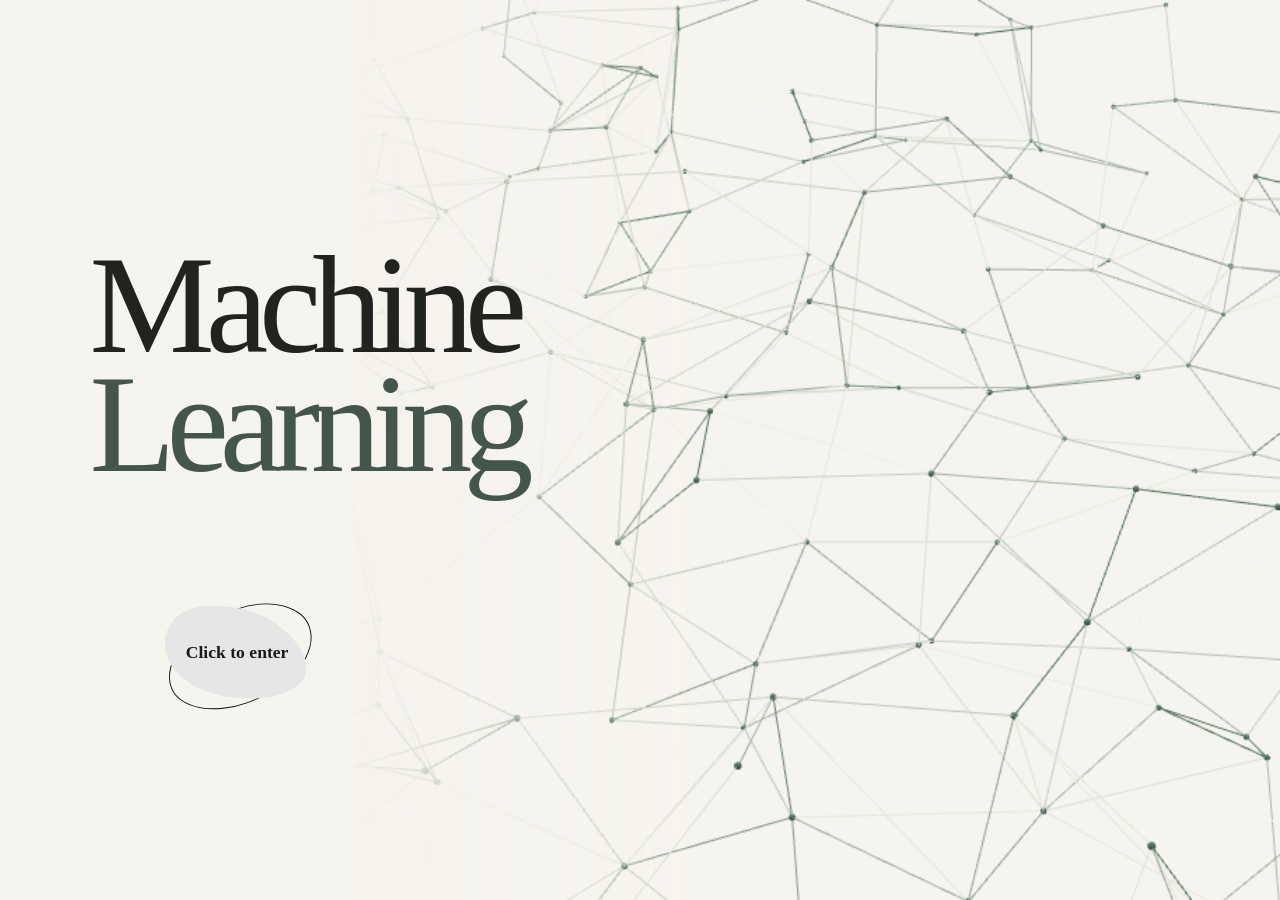
<file: index.html>
<!doctype html>
<html lang="zh-CN">
<head>
  <meta charset="utf-8">
  <meta name="viewport" content="width=device-width, initial-scale=1">
  <meta name="theme-color" content="#f6f4ee">
  <title>Machine Learning</title>
  <style>
    :root {
      color-scheme: light;
      font-family: "Segoe UI", "Microsoft YaHei", sans-serif;
      color: #212320;
      background: #f6f4ee;
    }

    * { box-sizing: border-box; }
    body { margin: 0; }

    .stage {
      position: relative;
      isolation: isolate;
      display: grid;
      align-items: center;
      min-height: 100svh;
      overflow: hidden;
      padding: clamp(24px, 7vw, 112px);
      color: inherit;
      text-decoration: none;
    }

    .stage:focus-visible { outline: 3px solid #41574b; outline-offset: -6px; }

    .field {
      position: absolute;
      z-index: -2;
      inset: 0 0 0 27%;
      pointer-events: none;
      background:
        radial-gradient(ellipse at 75% 55%, #deded1 0, transparent 68%),
        radial-gradient(circle, #7a837a 1px, transparent 1.5px) 50% 50% / 25px 25px;
      mask-image: linear-gradient(90deg, transparent, #000 38%);
    }

    .copy { position: relative; max-width: max-content; }

    h1 {
      margin: 0;
      font: 400 clamp(4.2rem, 11vw, 10.4rem)/.85 Georgia, serif;
      letter-spacing: -.065em;
    }

    h1 span { display: block; color: #44554b; }

    /* Codrops ButtonHoverStyles #07 Janus (MIT); see cover-assets/codrops-LICENSE.txt. */
    .enter { position: relative; top: clamp(44px, 7svh, 64px); left: clamp(24px, 5vw, 72px); transform: scale(.88); transform-origin: center; display: grid; place-items: center; isolation: isolate; margin-top: clamp(32px, 4vw, 52px); font-size: 20px; text-align: center; }
    .enter::before, .enter::after { position: absolute; top: 0; left: 0; width: 100%; height: 100%; }
.enter {
	font-family: Georgia, serif;
	font-weight: 900;
	width: 175px;
	height: 120px;
	color: #fff;
	background: none;
}

.enter::before {
	content: '';
	background: #e6e6e6;
	-webkit-clip-path: path("M154.5,88.5 C131,113.5 62.5,110 30,89.5 C-2.5,69 -3.5,42 4.5,25.5 C12.5,9 33.5,-6 85,3.5 C136.5,13 178,63.5 154.5,88.5 Z");
	clip-path: path("M154.5,88.5 C131,113.5 62.5,110 30,89.5 C-2.5,69 -3.5,42 4.5,25.5 C12.5,9 33.5,-6 85,3.5 C136.5,13 178,63.5 154.5,88.5 Z");
	transition: clip-path 0.5s cubic-bezier(0.585, 2.5, 0.645, 0.55), -webkit-clip-path 0.5s cubic-bezier(0.585, 2.5, 0.645, 0.55), background 0.5s ease;
}

.enter:is(:hover, .stage:focus-visible .enter)::before {
	background: #000;
	-webkit-clip-path: path("M143,77 C117,96 74,100.5 45.5,91.5 C17,82.5 -10.5,57 5.5,31.5 C21.5,6 79,-5.5 130.5,4 C182,13.5 169,58 143,77 Z");
	clip-path: path("M143,77 C117,96 74,100.5 45.5,91.5 C17,82.5 -10.5,57 5.5,31.5 C21.5,6 79,-5.5 130.5,4 C182,13.5 169,58 143,77 Z");
}

.enter::after {
	content: '';
	height: 86%;
	width: 97%;
	top: 5%;
	border-radius: 58% 42% 55% 45% / 56% 45% 55% 44%;
	border: 1px solid #000;
	transform: rotate(-20deg);
	z-index: -1;
	transition: transform 0.5s cubic-bezier(0.585, 2.5, 0.645, 0.55);
}

.enter:is(:hover, .stage:focus-visible .enter)::after {
	transform: translate3d(0,-5px,0);
}

.enter span {
	display: block;
	transition: transform 0.3s ease;
	mix-blend-mode: difference;
}

.enter:is(:hover, .stage:focus-visible .enter) span {
	transform: translate3d(0,-10px,0);
}

    .enter > span { position: relative; padding-bottom: 14px; padding-right: 10px; }
    @media (prefers-reduced-motion: reduce) { .enter::before, .enter::after, .enter span { transition: none; } }

    @media (max-width: 660px) {
      .stage { align-items: start; padding-top: clamp(116px, 23svh, 215px); }
      .field {
        inset: 48% 0 0;
        mask-image: linear-gradient(180deg, transparent, #000 65%);
      }
      h1 { font-size: clamp(3.9rem, 15.5vw, 6.5rem); }
    }
  </style>
</head>
<body>
  <main>
    <a class="stage" id="entry" href="./home.html" aria-label="Click to enter">
      <div class="field" id="network" aria-hidden="true"></div>
      <div class="copy">
        <h1 lang="en">Machine <span>Learning</span></h1>
        <span class="enter" lang="en"><span>Click to enter</span></span>
      </div>
    </a>
  </main>
  <!-- Vanta NET and three.js are MIT-licensed. See cover-assets for the notices. -->
  <script src="./cover-assets/three-r134.min.js"></script>
  <script src="./cover-assets/vanta-net-0.5.24.min.js"></script>
  <script src="./cover-dissolve.js"></script>
  <script>
    const entry = document.getElementById("entry");
    const navigationKeys = new Set(["Tab", "Shift", "Control", "Alt", "Meta"]);
    const reducedMotion = matchMedia("(prefers-reduced-motion: reduce)");
    let network;
    let leaving = false;

    function syncNetwork() {
      if (reducedMotion.matches) {
        network?.destroy();
        network = undefined;
      } else if (!network && window.VANTA?.NET && window.THREE) {
        network = VANTA.NET({
          el: "#network",
          THREE: window.THREE,
          color: 0x516f5e,
          backgroundColor: 0xf6f4ee,
          points: 12,
          maxDistance: 21,
          spacing: 16,
          mouseControls: true,
          touchControls: true,
          gyroControls: false,
          scale: 1.4,
          scaleMobile: 1.7,
        });
      }
    }

    entry.addEventListener("click", (event) => {
      if (event.button !== 0 || event.ctrlKey || event.metaKey || event.altKey || event.shiftKey) return;
      if (!window.coverDissolve) return;

      event.preventDefault();
      if (leaving) return;
      leaving = true;
      try { sessionStorage.setItem('cover-pointer', JSON.stringify({x:event.clientX / innerWidth,y:event.clientY / innerHeight,time:Date.now()})); } catch {}
      window.coverDissolve(entry.href);
    });

    document.addEventListener("keydown", (event) => {
      if (event.isComposing || event.ctrlKey || event.metaKey || event.altKey ||
          navigationKeys.has(event.key)) return;
      event.preventDefault();
      entry.click();
    });

    window.addEventListener("pageshow", (event) => {
      if (!event.persisted) return;
      document.querySelector("[data-cover-dissolve]")?.remove();
      leaving = false;
    });

    syncNetwork();
    reducedMotion.addEventListener("change", syncNetwork);
  </script>
</body>
</html>
</file>
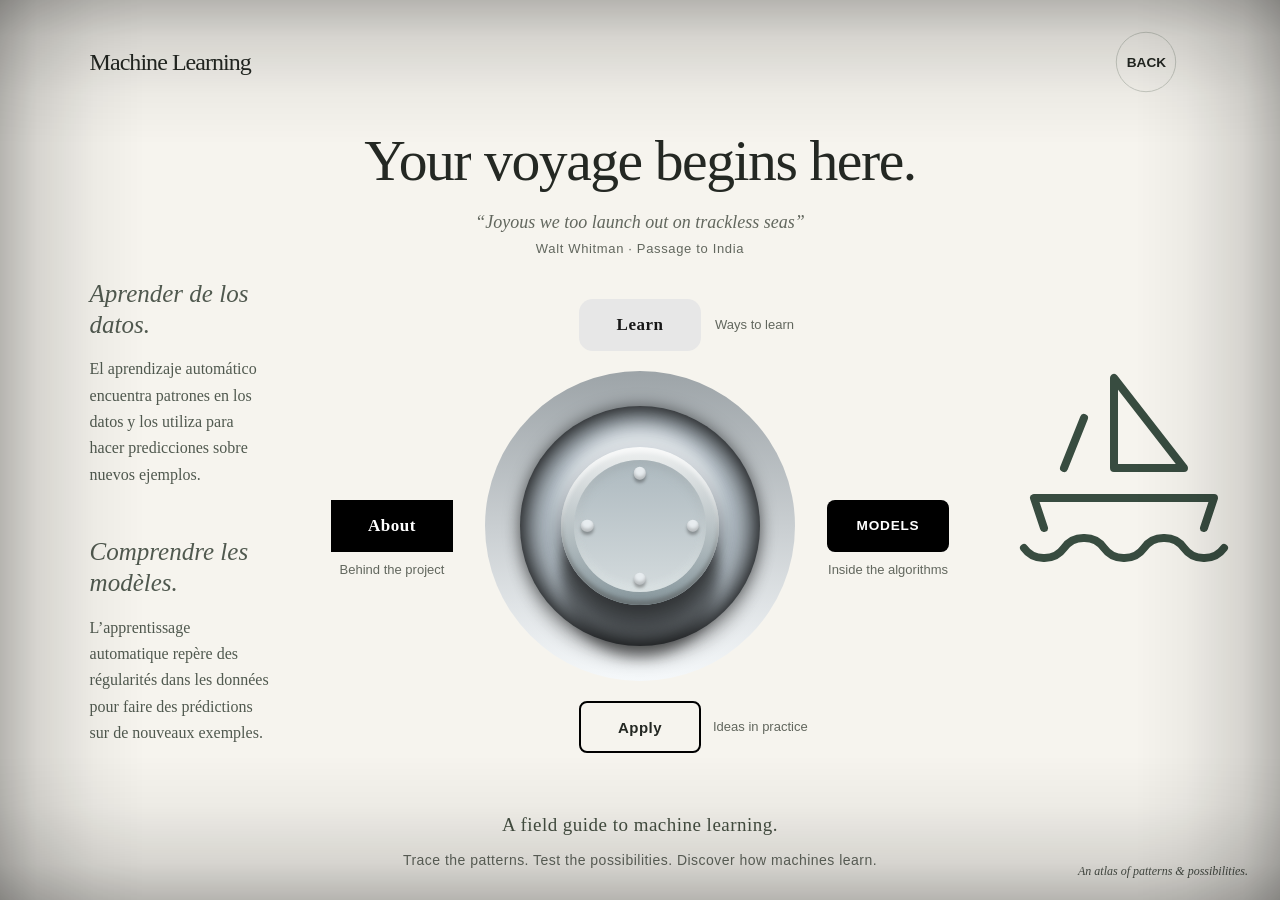
<file: home.html>
<!doctype html>
<html lang="zh-CN">
<head>
<meta charset="utf-8"><meta name="viewport" content="width=device-width,initial-scale=1">
<meta name="theme-color" content="#f6f4ee"><title>Machine Learning</title>
<link rel="icon" href="./ml-favicon-option-3.png">
<style>
:root{color-scheme:light;background:#f6f4ee;color:#242823;font-family:"Segoe UI","Microsoft YaHei",sans-serif}*{box-sizing:border-box}body{margin:0}a{color:inherit;text-decoration:none}a:focus-visible{outline:2px solid #445b4a;outline-offset:9px}::selection{background:#d4ddcf} .shell{max-width:1600px;margin:auto;min-height:100svh;padding:36px clamp(24px,7vw,112px);display:flex;flex-direction:column}header{display:flex;align-items:center;justify-content:space-between;gap:24px}.wordmark{font:24px Georgia,serif;letter-spacing:-.04em}.back{font-size:13px;color:#62675e;padding:10px 0}.back:hover{color:#242823}main{flex:1;display:flex;flex-direction:column;justify-content:center;padding:72px 0 88px}h1{font-size:clamp(26px,3vw,42px);font-weight:400;letter-spacing:.02em;margin:0 0 clamp(42px,7vh,72px)}.menu{display:grid;grid-template-columns:1fr 1fr;column-gap:clamp(40px,9vw,140px)}.entry{display:flex;align-items:center;justify-content:space-between;gap:20px;min-height:145px;border-top:1px solid #cfd1c7;font-size:clamp(30px,4vw,56px);font-weight:400;letter-spacing:.04em}.entry:nth-last-child(-n+2){border-bottom:1px solid #cfd1c7}.entry .label{transition:transform .35s cubic-bezier(.16,1,.3,1)}.entry svg{width:32px;height:32px;flex:none;stroke-width:1.2;transition:transform .35s cubic-bezier(.16,1,.3,1)}.entry:hover .label{transform:translateY(-4px)}.entry:hover svg{transform:translate(5px,-5px)}.entry:hover{color:#52664f}.entry.featured{color:#476147}.entry.featured svg{color:#476147}footer{display:flex;justify-content:space-between;color:#6a7065;font-size:12px;letter-spacing:.04em}.detail p{color:#62675e;font-size:16px;line-height:1.8}.detail h1{margin-bottom:24px}.detail .return{display:inline-block;margin-top:32px;border-bottom:1px solid #596b53;padding-bottom:6px}.detail{max-width:800px}.detail[hidden],.home[hidden]{display:none}
@media(min-width:1100px){.entry{min-height:170px}}@media(max-width:660px){.shell{padding:24px}.wordmark{font-size:21px}main{padding:64px 0}.menu{grid-template-columns:1fr}.entry{font-size:32px;min-height:102px}.entry:nth-last-child(-n+2){border-bottom:0}.entry:last-child{border-bottom:1px solid #cfd1c7}.entry svg{width:26px;height:26px}h1{font-size:27px;margin-bottom:36px}footer{font-size:11px}}@media(prefers-reduced-motion:reduce){.entry .label,.entry svg{transition:none}}
</style>
<link rel="stylesheet" href="./joystick.css">
<link rel="stylesheet" href="./navigation-refinement.css">
<link rel="stylesheet" href="./home-details.css">
</head>
<body><script src="./cover-dissolve.js"></script><div class="shell">
<header><a class="wordmark" href="./home.html" lang="en">Machine Learning</a><a class="back button--fenrir" href="./index.html" aria-label="返回封面"><svg aria-hidden="true" class="progress" viewBox="0 0 70 70"><circle class="progress__circle" cx="35" cy="35" r="32.5"/><circle class="progress__path" cx="35" cy="35" r="32.5" pathLength="1"/></svg><span>Back</span></a></header>
<main>
<section class="home" aria-label="学习导航"><h1 lang="en"><span class="title-word"><span style="--i:0">Your</span></span> <span class="title-word"><span style="--i:1">voyage</span></span> <span class="title-word"><span style="--i:2">begins</span></span> <span class="title-word"><span style="--i:3">here.</span></span></h1><p class="voyage-quote" lang="en">“Joyous we too launch out on trackless seas”<a href="https://web.english.upenn.edu/~cavitch/pdf-library/Whitman_Leaves_1891_92_edition.pdf" target="_blank" rel="noopener">Walt Whitman · Passage to India</a></p><aside class="language-notes" aria-label="机器学习简介"><section lang="es"><h2>Aprender de los datos.</h2><p>El aprendizaje automático encuentra patrones en los datos y los utiliza para hacer predicciones sobre nuevos ejemplos.</p></section><section lang="fr"><h2>Comprendre les modèles.</h2><p>L’apprentissage automatique repère des régularités dans les données pour faire des prédictions sur de nouveaux exemples.</p></section></aside><figure class="neural-mark sailing-mark"><svg
  xmlns="http://www.w3.org/2000/svg"
  width="280"
  height="280"
  viewBox="0 0 24 26" role="img" aria-label="漂浮在海浪上的帆船"
  fill="none"
  stroke="currentColor"
  stroke-width=".8"
  stroke-linecap="round"
  stroke-linejoin="round"
>
<g class="boat-waves"><path d="M2 20a2.4 2.4 0 0 0 2 1a2.4 2.4 0 0 0 2 -1a2.4 2.4 0 0 1 2 -1a2.4 2.4 0 0 1 2 1a2.4 2.4 0 0 0 2 1a2.4 2.4 0 0 0 2 -1a2.4 2.4 0 0 1 2 -1a2.4 2.4 0 0 1 2 1a2.4 2.4 0 0 0 2 1a2.4 2.4 0 0 0 2 -1" /></g><g class="boat-hull"><path d="M4 18l-1 -3h18l-1 3" /><path d="M11 12h7l-7 -9v9" /><path d="M8 7l-2 5" /></g></svg></figure><nav class="row" aria-label="方向导航"><div class="container"><div class="around" aria-hidden="true"><div class="handle"><div class="button-wrapper"><div class="inside"><i class="dot"></i><i class="dot"></i><i class="dot"></i><i class="dot"></i></div></div></div></div><a class="direction t1 button--bestia" href="?page=learning" lang="en" aria-label="Learn · 学习方式"><i class="button__bg" aria-hidden="true"></i><span>Learn</span><small>Ways to learn</small></a><a class="direction t2 model-link" href="?page=models" lang="en" aria-label="Models · 常见模型"><span class="model-effect"><span>Models</span></span><small>Inside the algorithms</small></a><a class="direction t4 button--pallene" href="?page=applications" lang="en" aria-label="Apply · 实际应用"><span>Apply</span><small>Ideas in practice</small></a><a class="direction t3 button--anthe" href="?page=about" lang="en" aria-label="About · 关于我们"><span>About</span><small>Behind the project</small></a><div class="pad"><a class="t1" href="?page=learning" tabindex="-1" aria-label="Learn"></a><a class="t2" href="?page=models" tabindex="-1" aria-label="Models"></a><a class="t4" href="?page=applications" tabindex="-1" aria-label="Apply"></a><a class="t3" href="?page=about" tabindex="-1" aria-label="About"></a></div></div></nav></section>
<section class="detail" hidden><h1 id="page-title"></h1><p id="page-note"></p><a class="return" href="./home.html">返回主页</a></section>
</main><footer><p lang="en">A field guide to machine learning.<br><span>Trace the patterns. Test the possibilities. Discover how machines learn.</span></p></footer><p class="corner-note" lang="en">An atlas of patterns &amp; possibilities.</p>
</div>
<script>
const pages={learning:['学习方式','栏目预览 · 内容将在下一步完善。'],models:['随机森林','模型页面预览 · 交互实验将在下一步制作。'],applications:['实际应用','栏目预览 · 内容将在下一步完善。'],about:['关于我们','页面预览 · 网站介绍将在下一步完善。']};
const page=pages[new URLSearchParams(location.search).get('page')];if(page){document.querySelector('.home').hidden=true;document.querySelector('.detail').hidden=false;document.getElementById('page-title').textContent=page[0];document.getElementById('page-note').textContent=page[1];document.title=page[0]+' · Machine Learning';}
</script><script src="./joystick-motion.js"></script><script src="./edge-frame.js"></script></body></html>
</file>
<file: joystick.css>
/* Joystick CSS supplied by user; original design credited to GreyD097 on Uiverse. */
.row {
  width: 100%;
  height: 100%;
  display: flex;
  justify-content: center;
  align-items: center;
}

.container {
  position: relative;

  .around {
    width: 200px;
    height: 200px;
    display: flex;
    justify-content: center;
    align-items: center;
    border-radius: 50%;
    background-image: linear-gradient(0, #f5f8fa, #9da4a8);

    .handle {
      width: 155px;
      height: 155px;
      display: flex;
      justify-content: center;
      align-items: center;
      border-radius: 50%;
      background: #c5d1da;
      box-shadow:
        0 0 10px rgba(0, 0, 0, 0.5),
        0 10px 10px rgba(0, 0, 0, 0.2),
        inset 0 0 16px rgba(0, 0, 0, 0.85),
        inset 0 0 24px rgba(0, 0, 0, 0.75),
        inset 0 0 48px rgba(0, 0, 0, 0.2);
      perspective: 300px;

      .button-wrapper {
        width: 102px;
        height: 102px;
        display: flex;
        justify-content: center;
        align-items: center;
        border-radius: 50%;
        background-image: linear-gradient(0, #86969c, #eff1f1);
        box-shadow:
          0 9px 14px rgba(0, 0, 0, 0.5),
          0 19px 8px -2px rgba(0, 0, 0, 0.2),
          0 33px 8px rgba(0, 0, 0, 0.4),
          0 -12px 10px rgba(255, 255, 255, 0.5),
          inset 0 3px 3px rgba(255, 255, 255, 0.6),
          inset 0 -3px 3px rgba(89, 91, 92, 0.6);
        transition: 0.25s ease-out;

        .inside {
          position: relative;
          width: 85px;
          height: 85px;
          border-radius: 50%;
          background-image: linear-gradient(180deg, #adb9bf, #d4dbdd);
          box-shadow:
            inset 0 3px 6px rgba(152, 160, 163, 0.4),
            inset 0 -3px 6px rgba(238, 244, 246, 0.4);

          .dot {
            position: absolute;
            transform: translate(-50%, -50%);
            width: 8px;
            height: 8px;
            border-radius: 50%;
            background: #e7ecef;
            box-shadow:
              0 2px 2px rgba(0, 0, 0, 0.3),
              inset 0 -2px 2px rgba(0, 0, 0, 0.2);

            &:nth-child(1) {
              left: 50%;
              top: 10%;
            }
            &:nth-child(2) {
              left: 90%;
              top: 50%;
            }
            &:nth-child(3) {
              left: 50%;
              top: 90%;
            }
            &:nth-child(4) {
              left: 10%;
              top: 50%;
            }
          }
        }
      }
    }
  }

  .icon {
    position: absolute;
    transform: translate(-50%, -50%);
    width: 30px;
    fill: #b4b9bd;
    filter: drop-shadow(1px 1px 1px #f4f4f4);

    &:nth-child(2) {
      top: -12%;
      left: 50%;
    }
    &:nth-child(3) {
      top: 50%;
      left: 112%;
    }
    &:nth-child(4) {
      top: 112%;
      left: 50%;
    }
    &:nth-child(5) {
      top: 50%;
      left: -12%;
    }
  }

  .icon.active {
    fill: #e3a560;
    filter: brightness(0.9) drop-shadow(0 0 2px #e3a15b)
      drop-shadow(0 0 1px #fff);
  }
}

.touch {
  position: absolute;
  display: flex;
  flex-wrap: wrap;
  z-index: 999;
  width: 600px;
  height: 600px;
  transform: rotate(45deg);

  .t {
    width: 300px;
    height: 300px;
  }
}

.row:has(.t1:hover) {
  .button-wrapper {
    transform-style: preserve-3d;
    transform: translate(0, -5px) rotateX(8deg);
    box-shadow:
      0 7px 14px rgba(0, 0, 0, 0.5),
      0 14px 8px -5px rgba(0, 0, 0, 0.3),
      0 24px 8px rgba(0, 0, 0, 0.4),
      0 -6px 10px rgba(255, 255, 255, 0.5),
      inset 0 3px 3px rgba(255, 255, 255, 0.6),
      inset 0 -3px 3px rgba(89, 91, 92, 0.6) !important;
  }

  .icon:nth-child(2) {
    fill: #eaa75d;
    filter: brightness(0.9) drop-shadow(0 0 2px #f1b475)
      drop-shadow(0 0 1px #fff);
  }
}

.row:has(.t2:hover) {
  .button-wrapper {
    transform-style: preserve-3d;
    transform: translate(5px, 0) rotateY(8deg);
    box-shadow:
      2px 9px 14px rgba(0, 0, 0, 0.4),
      2px 19px 8px -2px rgba(0, 0, 0, 0.2),
      2px 30px 8px rgba(0, 0, 0, 0.3),
      -6px -14px 10px rgba(255, 255, 255, 0.5),
      inset 0 3px 3px rgba(255, 255, 255, 0.6),
      inset 0 -3px 3px rgba(89, 91, 92, 0.6) !important;
  }

  .icon:nth-child(3) {
    fill: #e3a560;
    filter: brightness(0.9) drop-shadow(0 0 2px #e3a15b)
      drop-shadow(0 0 1px #fff);
  }
}

.row:has(.t3:hover) {
  .button-wrapper {
    transform-style: preserve-3d;
    transform: translate(-5px, 0) rotateY(-8deg);
    box-shadow:
      -2px 9px 14px rgba(0, 0, 0, 0.4),
      -2px 19px 8px -2px rgba(0, 0, 0, 0.2),
      -2px 30px 8px rgba(0, 0, 0, 0.3),
      6px -14px 10px rgba(255, 255, 255, 0.5),
      inset 0 3px 3px rgba(255, 255, 255, 0.6),
      inset 0 -3px 3px rgba(89, 91, 92, 0.6) !important;
  }

  .icon:nth-child(5) {
    fill: #e3a560;
    filter: brightness(0.9) drop-shadow(0 0 2px #e3a15b)
      drop-shadow(0 0 1px #fff);
  }
}

.row:has(.t4:hover) {
  .button-wrapper {
    transform-style: preserve-3d;
    transform: translate(0, 5px) rotateX(-8deg);
    box-shadow:
      0 5px 14px rgba(0, 0, 0, 0.6),
      0 19px 8px -2px rgba(0, 0, 0, 0.3),
      0 34px 8px rgba(0, 0, 0, 0.4),
      0 -14px 10px rgba(255, 255, 255, 0.65),
      inset 0 3px 3px rgba(255, 255, 255, 0.6),
      inset 0 -3px 3px rgba(89, 91, 92, 0.6) !important;
  }

  .icon:nth-child(4) {
    fill: #e3a560;
    filter: brightness(0.9) drop-shadow(0 0 2px #e3a15b)
      drop-shadow(0 0 1px #fff);
  }
}

/* Navigation integration: retain the supplied material and directional motion. */
.home h1{text-align:center;font-size:clamp(23px,3vw,34px);margin-bottom:36px}
.row{height:360px;min-height:360px}
.container{isolation:isolate}
.direction{position:absolute;display:grid;place-items:center;min-height:48px;min-width:80px;color:#555e61;font-size:16px;font-weight:600;letter-spacing:.03em;z-index:2}
.direction.t1{bottom:calc(100% + 14px);left:50%;transform:translateX(-50%)}
.direction.t2{left:calc(100% + 12px);top:50%;transform:translateY(-50%)}
.direction.t3{right:calc(100% + 12px);top:50%;transform:translateY(-50%)}
.direction.t4{top:calc(100% + 14px);left:50%;transform:translateX(-50%)}
.direction:hover,.direction:focus-visible{color:#986025}
.pad{position:absolute;inset:0;border-radius:50%;overflow:hidden;z-index:1}
.pad a{position:absolute;inset:0}
.pad .t1{clip-path:polygon(0 0,100% 0,50% 50%)}
.pad .t2{clip-path:polygon(100% 0,100% 100%,50% 50%)}
.pad .t3{clip-path:polygon(0 0,50% 50%,0 100%)}
.pad .t4{clip-path:polygon(0 100%,50% 50%,100% 100%)}
.row:has(.t1:focus-visible) .button-wrapper{transform:translate(0,-5px) rotateX(8deg)}
.row:has(.t2:focus-visible) .button-wrapper{transform:translate(5px,0) rotateY(8deg)}
.row:has(.t3:focus-visible) .button-wrapper{transform:translate(-5px,0) rotateY(-8deg)}
.row:has(.t4:focus-visible) .button-wrapper{transform:translate(0,5px) rotateX(-8deg)}
@media(max-width:440px){.around{zoom:.8}.direction{font-size:14px;min-width:62px}.direction.t2{left:calc(100% + 2px)}.direction.t3{right:calc(100% + 2px)}.row{height:320px;min-height:320px}footer{gap:20px}footer span:last-child{max-width:150px;text-align:right}}
@media(prefers-reduced-motion:reduce){.container .around .handle .button-wrapper{transition:none}}
</file>
<file: navigation-refinement.css>
/* Codrops ButtonHoverStyles #09 Pallene and #21 Fenrir. MIT: cover-assets/codrops-LICENSE.txt */
.button--pallene {
	font-family: aktiv-grotesk-extended, sans-serif;
	font-weight: 700;
	border-radius: 0.5rem;
	border: 2px solid #000;
	box-shadow: inset 0 0 0 0px #000;
	transition: border-radius 0.3s, box-shadow 0.3s, color 0.3s;
	transition-timing-function: cubic-bezier(0.7, 0, 0.2, 1);
}

.button--pallene:hover {
	color: #e7e7e7;
	border-radius: 50%;
	box-shadow: inset 0 0 0 40px #000;
	transition-delay: 0s, 0s, 0.2s;
}

.button--fenrir {
	background: none;
	padding: 0;
	-webkit-clip-path: circle(50% at 50% 50%);
	clip-path: circle(50% at 50% 50%);
	width: 120px;
	height: 120px;
	font-family: aktiv-grotesk-extended, sans-serif;
	font-weight: 700;
	text-transform: uppercase;
	font-size: 0.85rem;
}

.progress {
	position: absolute;
	width: 80px;
	height: 80px;
	top: calc(50% - 40px);
	left: calc(50% - 40px);
	transition: transform 0.4s cubic-bezier(0.7, 0, 0.3, 1);
}

.button--fenrir:hover .progress {
	transform: scale3d(1.2, 1.2, 1);
}

.progress__circle,
.progress__path {
	fill: none;
	stroke: #f0f0f0;
	stroke-width: 1px;
}

.button--fenrir:focus-visible .progress__circle {
	fill: rgba(252,196,63,0.4);
}

.progress__path {
	stroke: #a6a6a6;
	stroke-dasharray: 1;
	stroke-dashoffset: 1;
	transition: stroke-dashoffset 0.4s cubic-bezier(0.7, 0, 0.3, 1);
}

.button--fenrir:hover .progress__path {
	stroke-dashoffset: 0;
}



.shell{padding-top:18px;padding-bottom:24px}main{padding:20px 0 30px}.home h1{font:400 clamp(30px,4vw,50px)/1.15 Georgia,serif;margin:0 0 14px;letter-spacing:-.025em}.voyage-quote{text-align:center;color:#62675e;font:italic 15px/1.6 Georgia,serif;margin:0 0 16px}.voyage-quote a{display:block;font:11px/1.8 "Segoe UI",sans-serif;letter-spacing:.05em}.voyage-quote a:hover{text-decoration:underline}.row{height:500px;min-height:500px}.container{width:310px;height:310px}.container .around{zoom:1.55}
.direction{width:122px;min-height:52px;font-family:inherit;font-size:15px;color:#242823;background:transparent}.direction.t1{bottom:calc(100% + 20px)}.direction.t4{top:calc(100% + 20px)}.direction.t2{left:calc(100% + 32px)}.direction.t3{right:calc(100% + 32px)}.direction small{position:absolute;top:calc(100% + 9px);left:50%;transform:translateX(-50%);width:160px;text-align:center;color:#62675e;font:12px/1.4 "Segoe UI",sans-serif;letter-spacing:0;pointer-events:none}.direction.t1 small,.direction.t4 small{left:calc(100% + 14px);top:50%;transform:translateY(-50%);text-align:left}.direction:is(:hover,:focus-visible){color:#e7e7e7;border-radius:50%;box-shadow:inset 0 0 0 40px #000}.back.button--fenrir{position:relative;display:grid;place-items:center;width:88px;height:88px;color:#242823}.progress{width:64px;height:64px;top:calc(50% - 32px);left:calc(50% - 32px)}.progress__circle{stroke:#c4c8bf}.progress__path{stroke:#344d3b}.back:focus-visible .progress__path{stroke-dashoffset:0}footer{justify-content:center;text-align:center}footer p{margin:0;font:16px/1.8 Georgia,serif;color:#454f42}footer p span{font:12px/1.8 "Segoe UI",sans-serif;color:#62675e}
.row:has(.t1:is(:hover,:focus-visible)) .button-wrapper{transform:translate(0,-14px) rotateX(18deg)}
.row:has(.t2:is(:hover,:focus-visible)) .button-wrapper{transform:translate(14px,0) rotateY(18deg)}
.row:has(.t3:is(:hover,:focus-visible)) .button-wrapper{transform:translate(-14px,0) rotateY(-18deg)}
.row:has(.t4:is(:hover,:focus-visible)) .button-wrapper{transform:translate(0,14px) rotateX(-18deg)}
@media(max-width:700px){.shell{padding:16px}.wordmark{font-size:20px}main{padding:24px 0}.home h1{font-size:30px}.voyage-quote{font-size:13px;max-width:290px;margin:0 auto 20px}.container{width:200px;height:200px}.container .around{zoom:1}.row{height:390px;min-height:390px}.direction{width:78px;min-width:0;font-size:12px;min-height:44px}.direction.t2{left:calc(100% + 8px)}.direction.t3{right:calc(100% + 8px)}.direction small{width:90px;font-size:10px}.direction.t1 small,.direction.t4 small{left:50%;top:calc(100% + 5px);transform:translateX(-50%);text-align:center}.direction.t1{bottom:calc(100% + 36px)}.direction.t4{top:calc(100% + 16px)}footer p span{display:block;max-width:300px}footer p{font-size:14px}}
@media(max-width:380px){.container{width:160px;height:160px}.container .around{zoom:.8}.direction{width:68px}.direction.t2{left:calc(100% + 5px)}.direction.t3{right:calc(100% + 5px)}.direction small{width:72px}}
@media(prefers-reduced-motion:reduce){.button--pallene,.progress,.progress__path{transition:none}}

/* Page-wide pointer tracking; inline transforms supply the continuous tilt. */
.row .container .around .handle .button-wrapper{transform:translate(0,0) rotateX(0) rotateY(0);transition:transform .18s ease-out;transform-style:preserve-3d}
@media(prefers-reduced-motion:reduce){.row .container .around .handle .button-wrapper{transition:none}}
</file>
<file: home-details.css>
/* Codrops MIT button variants; see cover-assets/codrops-LICENSE.txt */
.button--anthe {
	font-family: bely-display, sans-serif;
	color: #fff;
	background: none;
}

.button--anthe::before {
	content: '';
	background: #000;
	-webkit-clip-path: polygon(0% 0%, 100% 0, 100% 50%, 100% 100%, 0% 100%);
	clip-path: polygon(0% 0%, 100% 0, 100% 50%, 100% 100%, 0% 100%);
	transition: clip-path 0.4s cubic-bezier(0.2, 1, 0.8, 1), -webkit-clip-path 0.4s cubic-bezier(0.2, 1, 0.8, 1);
}

.button--anthe:hover::before {
	background: #000;
	-webkit-clip-path: polygon(0% 0%, 75% 0%, 100% 50%, 75% 100%, 0% 100%);
	clip-path: polygon(0% 0%, 75% 0%, 100% 50%, 75% 100%, 0% 100%);
}

.button--anthe span {
	display: block;
	mix-blend-mode: difference;
	transition: transform 0.4s cubic-bezier(0.2, 1, 0.8, 1);
}

.button--anthe:hover span {
	transform: translate3d(-10px,0,0);
}

.button--rhea {
	font-family: freight-display-pro, serif;
	font-weight: 900;
	font-style: normal;
	width: 180px;
	height: 180px;
	color: #000;
	background: none;
}

.button--rhea::before {
	content: '';
	z-index: -1;
	background: #e7e7e7;
	-webkit-clip-path: polygon(20% 30%, 0 30%, 0 50%, 0 70%, 20% 70%, 50% 70%, 80% 70%, 100% 70%, 100% 50%, 100% 30%, 80% 30%, 50% 30%);
	clip-path: polygon(20% 30%, 0 30%, 0 50%, 0 70%, 20% 70%, 50% 70%, 80% 70%, 100% 70%, 100% 50%, 100% 30%, 80% 30%, 50% 30%);
	transition: clip-path 0.4s cubic-bezier(0.3, 1, 0.2, 1), -webkit-clip-path 0.4s cubic-bezier(0.3, 1, 0.2, 1), transform 0.4s cubic-bezier(0.3, 1, 0.2, 1), background 0.4s ease;
}

.button--rhea:hover::before {
	background: #000;
	transform: scale3d(0.7,0.7,1);
	-webkit-clip-path: polygon(30% 10%, 10% 30%, 30% 50%, 10% 70%, 30% 90%, 50% 70%, 70% 90%, 90% 70%, 70% 50%, 90% 30%, 70% 10%, 50% 30%);
	clip-path: polygon(30% 10%, 10% 30%, 30% 50%, 10% 70%, 30% 90%, 50% 70%, 70% 90%, 90% 70%, 70% 50%, 90% 30%, 70% 10%, 50% 30%);
}

.button--rhea span {
	display: block;
	transition: transform 0.4s cubic-bezier(0.3, 1, 0.2, 1), opacity 0.05s;
}

.button--rhea:hover span {
	transform: scale3d(0.1,0.1,1);
	opacity: 0;
	transition-delay: 0s, 0.35s;
}

.button--bestia {
	font-family: freight-display-pro, serif;
	font-size: 1.15rem;
	color: #fff;
	background: none;
	padding: 0;
}

.button--bestia .button__bg {
	top: 0;
	left: 0;
	position: absolute;
	width: 100%;
	height: 100%;
	background: #e7e7e7;
	border-radius: 0.85rem;
	overflow: hidden;
	transition: transform 0.4s cubic-bezier(0.1, 0, 0.3, 1);
}

.button--bestia:hover .button__bg {
	transform: scale3d(1.2,1.2,1);
}

.button--bestia .button__bg::before,
.button--bestia .button__bg::after {
	content: '';
	position: absolute;
	background: #000;
}

.button--bestia .button__bg::before {
	width: 110%;
	height: 0;
	padding-bottom: 110%;
	top: 50%;
	left: 50%;
	border-radius: 50%;
	transform: translate3d(-50%,-50%,0) scale3d(0,0,1);
}

.button--bestia:hover .button__bg::before {
	transition: transform 0.4s cubic-bezier(0.1, 0, 0.3, 1);
	transform: translate3d(-50%,-50%,0) scale3d(1,1,1);
}

.button--bestia .button__bg::after {
	top: 0;
	left: 0;
	width: 100%;
	height: 100%;
	opacity: 0;
	transition: opacity 0.3s;
}

.button--bestia:hover .button__bg::after {
	opacity: 1;
	transition-duration: 0.01s;
	transition-delay: 0.3s;
}

.button--bestia span {
	display: block;
	position: relative;
	padding: 1.5rem 3rem;
	mix-blend-mode: difference;
}

/* Made with the help of Amelia Bellamy-Royds' article "Perfecting Paths for <textPath>": 
https://oreillymedia.github.io/Using_SVG/extras/ch07-textpaths.html */


.direction:not(.button--pallene){isolation:isolate;border:0;box-shadow:none;border-radius:0;font-family:Georgia,serif;font-size:17px;width:122px;height:52px}
.direction:not(.button--pallene):hover{box-shadow:none;border-radius:0}
.direction::before,.direction::after{position:absolute;inset:0;width:100%;height:100%;pointer-events:none}
.direction.button--anthe,.direction.button--bestia{color:#fff}.direction.button--anthe>span{position:relative}.direction.button--rhea{color:#242823}.direction.button--rhea::before{height:130px;top:-39px}.direction.button--rhea:hover{color:#242823}.direction small{font-family:"Segoe UI",sans-serif}
.home{position:relative}.language-notes{position:absolute;left:0;top:150px;width:180px;color:#50594f}.language-notes section+section{margin-top:48px}.language-notes h2{font:italic 22px/1.25 Georgia,serif;margin:0 0 16px}.language-notes p{font:14px/1.8 Georgia,serif;margin:0}
.title-word{display:inline-block;overflow:hidden;vertical-align:bottom;padding-bottom:.12em;margin-bottom:-.12em}.title-word>span{display:inline-block;animation:title-reveal 1.1s cubic-bezier(.16,1,.3,1) both;animation-delay:calc(.65s + var(--i)*.14s)}
@keyframes title-reveal{from{transform:translateY(110%) rotate(4deg)}to{transform:translateY(0) rotate(0)}}
@media(max-width:1150px){.language-notes{position:static;width:auto;display:grid;grid-template-columns:1fr 1fr;gap:32px;max-width:640px;margin:48px auto 0}.language-notes section+section{margin:0}.home{display:flex;flex-direction:column}.language-notes{order:2}}
@media(max-width:700px){.direction:not(.button--pallene){width:78px;height:44px;font-size:14px}.direction.button--rhea::before{height:110px;top:-33px}.language-notes{gap:24px}.language-notes h2{font-size:20px}.language-notes p{font-size:13px}.home h1{line-height:1.2}}
@media(max-width:380px){.direction:not(.button--pallene){width:68px}.language-notes{grid-template-columns:1fr}}
@media(prefers-reduced-motion:reduce){.title-word>span{animation:none}.direction::before,.direction>span,.button__bg,.button__bg::before,.button__bg::after{transition:none!important}}

/* Alignment and reading scale. */
.direction.button--bestia>span{padding:0;width:100%;text-align:center;line-height:1.2}
.home h1{font-size:clamp(34px,4.5vw,60px)}.voyage-quote{font-size:18px}.voyage-quote a{font-size:13px}.language-notes p{font-size:16px;line-height:1.65}.language-notes h2{font-size:25px}.direction small{font-size:13px}footer p{font-size:19px}footer p span{font-size:14px}
.neural-mark{position:absolute;right:-20px;top:190px;width:180px;margin:0;color:#58695a}.neural-mark svg{width:100%;height:auto}.neural-mark figcaption{font:italic 15px/1.5 Georgia,serif;text-align:center}.neural-mark a{display:block;font:12px/1.7 "Segoe UI",sans-serif;text-decoration:underline}
.edge-ripples{position:fixed;inset:0;pointer-events:none;z-index:0;overflow:hidden}.shell{position:relative;z-index:1}.edge-ripple{position:absolute;width:30px;height:30px;border:1px solid #607f7350;border-radius:50%;animation:water-expand 1.8s ease-out forwards;transform:translate(-50%,-50%)}
@keyframes water-expand{to{width:240px;height:240px;opacity:0}}
@media(max-width:1150px){.neural-mark{position:static;align-self:center;order:3;margin:35px 0 0;width:180px}}
@media(max-width:700px){.home h1{font-size:35px}.voyage-quote{font-size:16px}.language-notes p{font-size:16px}.direction small{font-size:11px}.edge-ripples{display:none}}
@media(prefers-reduced-motion:reduce){.edge-ripples{display:none}}

.neural-mark{width:260px;right:-64px;top:210px;color:#596d60}.neural-mark svg{display:block}.edge-ripples{display:none}.edge-waves{position:fixed;inset:0;width:100%;height:100%;pointer-events:none;z-index:0}
@media(max-width:1150px){.neural-mark{position:static;width:250px;margin:30px 0}}
@media(max-width:700px){.edge-waves{opacity:.55}}

.neural-mark img{display:block;width:100%;height:auto}.neural-mark{top:220px}.edge-frame{position:fixed;inset:0;width:100%;height:100%;pointer-events:none;z-index:5}
@media(max-width:1150px){.neural-mark{position:static}}

.sailing-mark{color:#384c40}.boat-hull{transform-origin:12px 17px;animation:boat-float 4.5s ease-in-out infinite}.boat-waves{transform-origin:center;animation:wave-drift 4.5s ease-in-out infinite}
@keyframes boat-float{0%,100%{transform:translateY(.15px) rotate(-2deg)}50%{transform:translateY(-.35px) rotate(2deg)}}
@keyframes wave-drift{0%,100%{transform:translateX(-.25px)}50%{transform:translateX(.25px)}}
@media(prefers-reduced-motion:reduce){.boat-hull,.boat-waves{animation:none}}

/* Codrops #03 Mimas, scoped to the button face to keep its caption visible. */
.direction.model-link,.direction.model-link:hover{background:none;color:#fff;box-shadow:none;border-radius:0}
.model-effect{position:absolute;inset:0;display:grid;place-items:center;isolation:isolate;overflow:hidden;background:#e7e7e7;border-radius:.5rem;font:700 .85rem/1.2 "Segoe UI",sans-serif;letter-spacing:.05rem;text-transform:uppercase}
.model-effect::before{content:'';position:absolute;inset:0 auto 0 -10%;width:120%;background:#000;transform:skew(30deg);transition:transform .4s cubic-bezier(.3,1,.8,1)}
.model-effect>span{position:relative;mix-blend-mode:difference;color:#fff}
.model-link:is(:hover,:focus-visible) .model-effect::before{transform:translate3d(100%,0,0)}
@media(prefers-reduced-motion:reduce){.model-effect::before{transition:none}}

.corner-note{position:fixed;right:32px;bottom:20px;margin:0;z-index:6;color:#4b5149;font:italic 12px/1.4 Georgia,serif;pointer-events:none}
@media(max-width:1000px){.corner-note{position:static;text-align:right;margin:20px 0 0;font-size:11px}}
</file>
